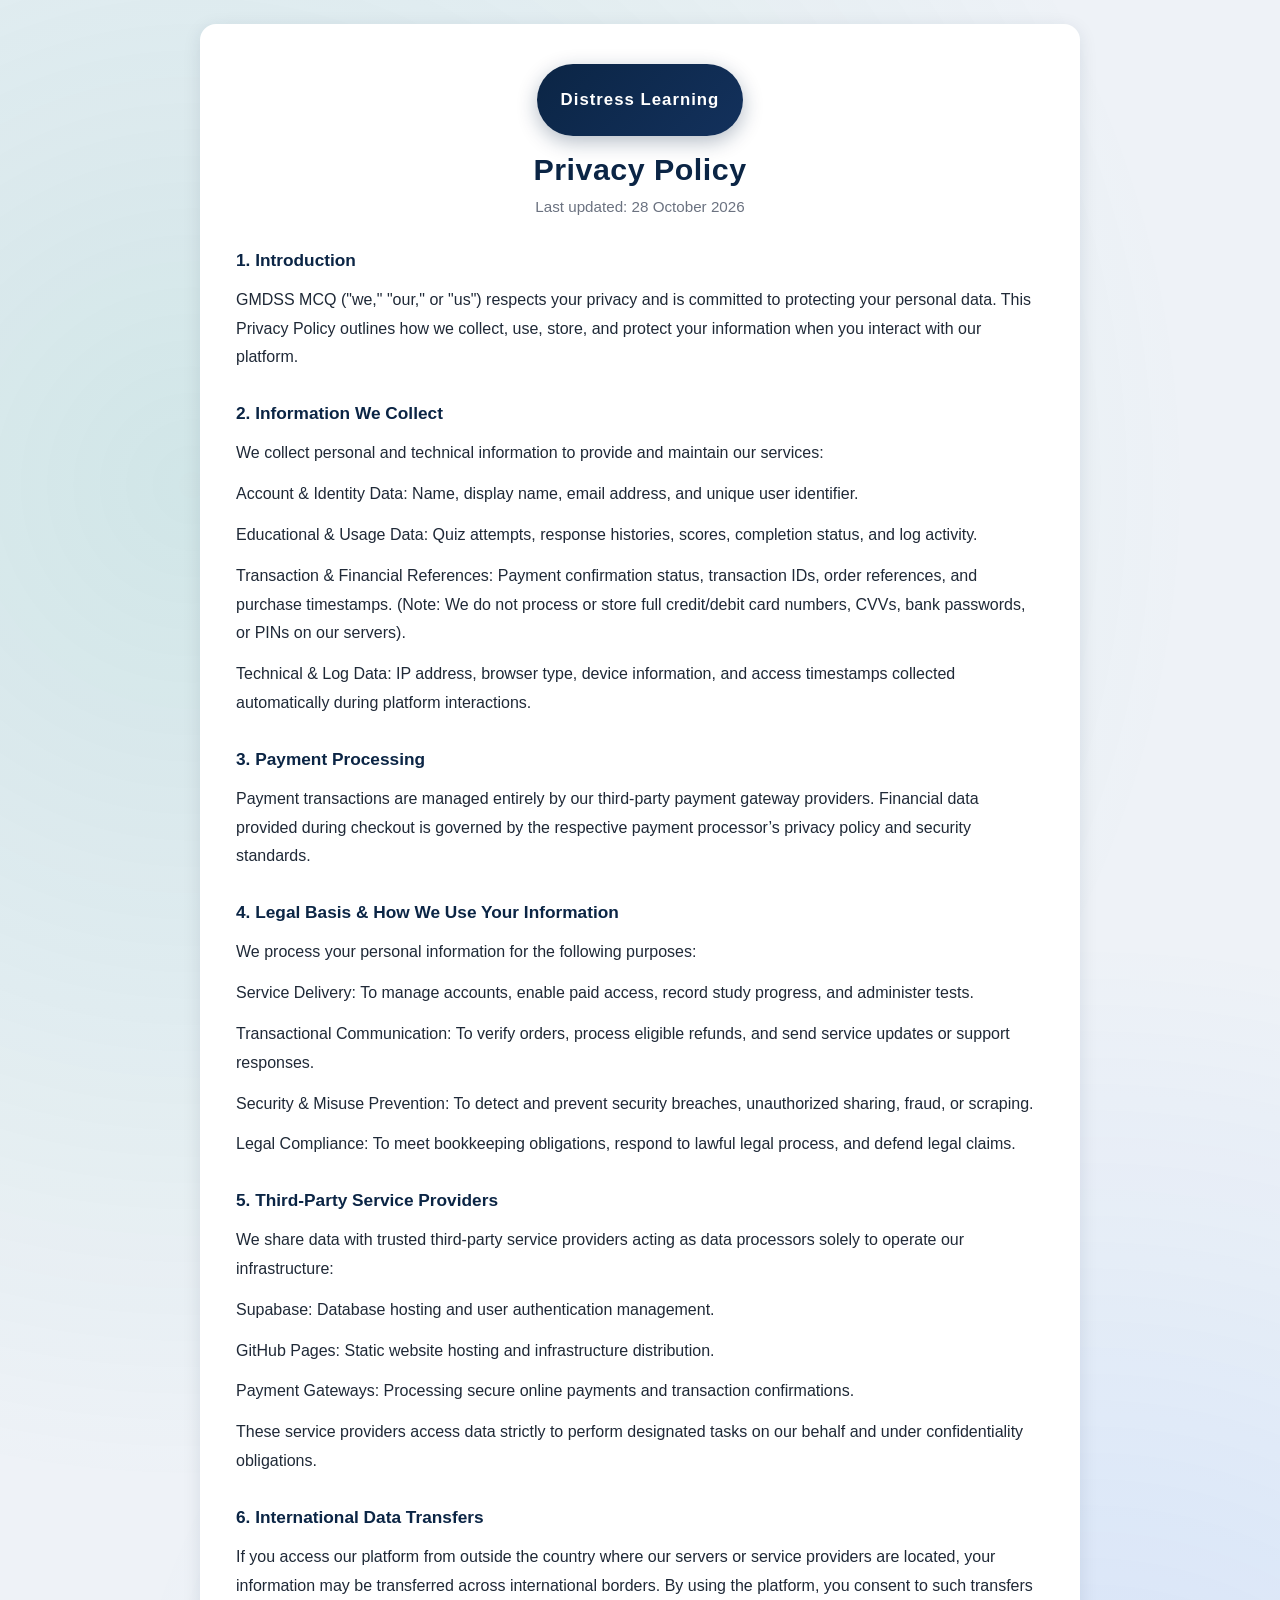
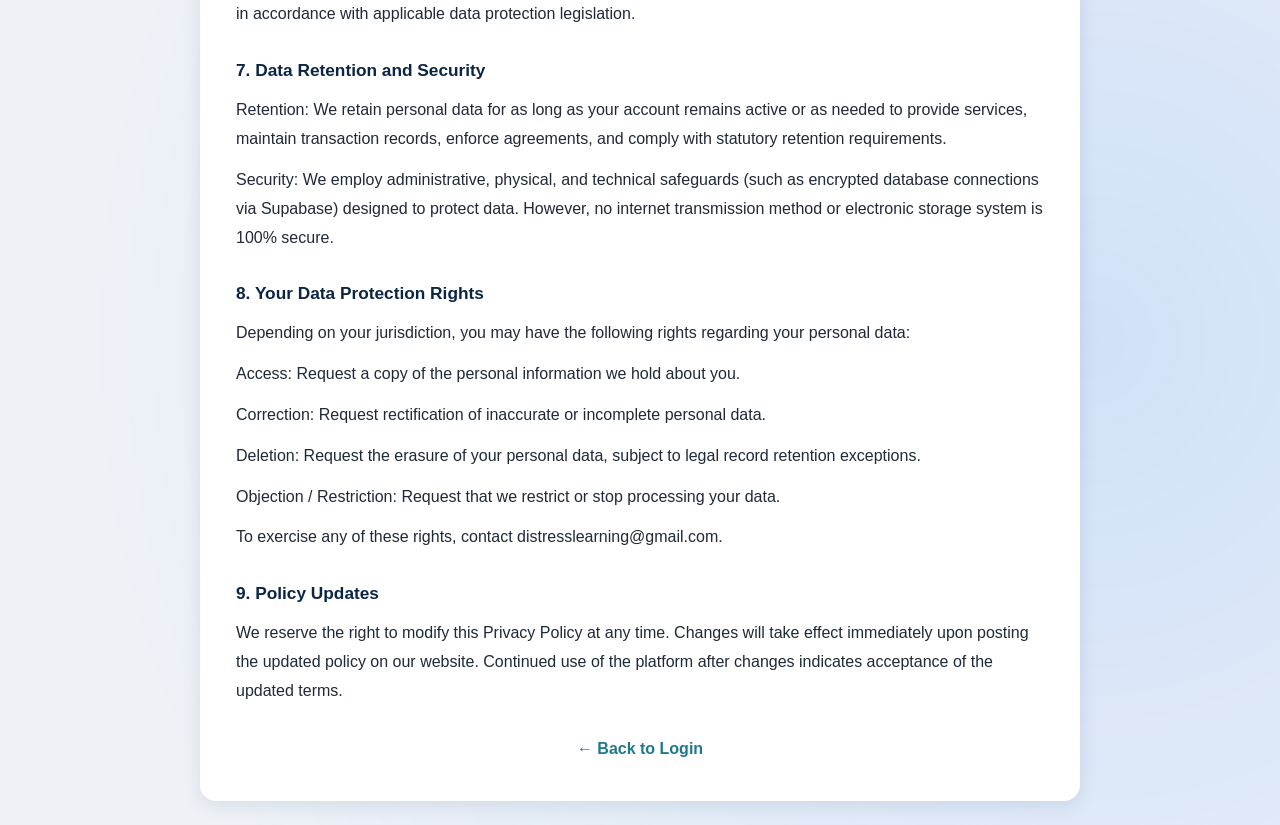
<file: privacy-policy.html>
<!DOCTYPE html>
<html lang="en">
<head>
  <meta charset="UTF-8" />
  <meta name="viewport" content="width=device-width, initial-scale=1.0" />
  <title>Privacy Policy - GMDSS MCQ</title>
  <link rel="stylesheet" href="style.css" />
</head>
<body>
  <div class="page-wrapper">
    <div class="home-card policy-card">
      <div class="brand-logo">Distress Learning</div>
      <h1 class="main-title">Privacy Policy</h1>
      <p class="subtitle">Last updated: 28 October 2026</p>

      <div class="policy-content">
        <h2>1. Introduction</h2>
        <p>GMDSS MCQ ("we," "our," or "us") respects your privacy and is committed to protecting your personal data. This Privacy Policy outlines how we collect, use, store, and protect your information when you interact with our platform.</p>

        <h2>2. Information We Collect</h2>
        <p>We collect personal and technical information to provide and maintain our services:</p>
        <p>Account &amp; Identity Data: Name, display name, email address, and unique user identifier.</p>
        <p>Educational &amp; Usage Data: Quiz attempts, response histories, scores, completion status, and log activity.</p>
        <p>Transaction &amp; Financial References: Payment confirmation status, transaction IDs, order references, and purchase timestamps. (Note: We do not process or store full credit/debit card numbers, CVVs, bank passwords, or PINs on our servers).</p>
        <p>Technical &amp; Log Data: IP address, browser type, device information, and access timestamps collected automatically during platform interactions.</p>

        <h2>3. Payment Processing</h2>
        <p>Payment transactions are managed entirely by our third-party payment gateway providers. Financial data provided during checkout is governed by the respective payment processor’s privacy policy and security standards.</p>

        <h2>4. Legal Basis &amp; How We Use Your Information</h2>
        <p>We process your personal information for the following purposes:</p>
        <p>Service Delivery: To manage accounts, enable paid access, record study progress, and administer tests.</p>
        <p>Transactional Communication: To verify orders, process eligible refunds, and send service updates or support responses.</p>
        <p>Security &amp; Misuse Prevention: To detect and prevent security breaches, unauthorized sharing, fraud, or scraping.</p>
        <p>Legal Compliance: To meet bookkeeping obligations, respond to lawful legal process, and defend legal claims.</p>

        <h2>5. Third-Party Service Providers</h2>
        <p>We share data with trusted third-party service providers acting as data processors solely to operate our infrastructure:</p>
        <p>Supabase: Database hosting and user authentication management.</p>
        <p>GitHub Pages: Static website hosting and infrastructure distribution.</p>
        <p>Payment Gateways: Processing secure online payments and transaction confirmations.</p>
        <p>These service providers access data strictly to perform designated tasks on our behalf and under confidentiality obligations.</p>

        <h2>6. International Data Transfers</h2>
        <p>If you access our platform from outside the country where our servers or service providers are located, your information may be transferred across international borders. By using the platform, you consent to such transfers in accordance with applicable data protection legislation.</p>

        <h2>7. Data Retention and Security</h2>
        <p>Retention: We retain personal data for as long as your account remains active or as needed to provide services, maintain transaction records, enforce agreements, and comply with statutory retention requirements.</p>
        <p>Security: We employ administrative, physical, and technical safeguards (such as encrypted database connections via Supabase) designed to protect data. However, no internet transmission method or electronic storage system is 100% secure.</p>

        <h2>8. Your Data Protection Rights</h2>
        <p>Depending on your jurisdiction, you may have the following rights regarding your personal data:</p>
        <p>Access: Request a copy of the personal information we hold about you.</p>
        <p>Correction: Request rectification of inaccurate or incomplete personal data.</p>
        <p>Deletion: Request the erasure of your personal data, subject to legal record retention exceptions.</p>
        <p>Objection / Restriction: Request that we restrict or stop processing your data.</p>
        <p>To exercise any of these rights, contact distresslearning@gmail.com.</p>

        <h2>9. Policy Updates</h2>
        <p>We reserve the right to modify this Privacy Policy at any time. Changes will take effect immediately upon posting the updated policy on our website. Continued use of the platform after changes indicates acceptance of the updated terms.</p>
      </div>

      <p class="policy-back"><a href="login.html">&larr; Back to Login</a></p>
    </div>
  </div>
</body>
</html>
</file>
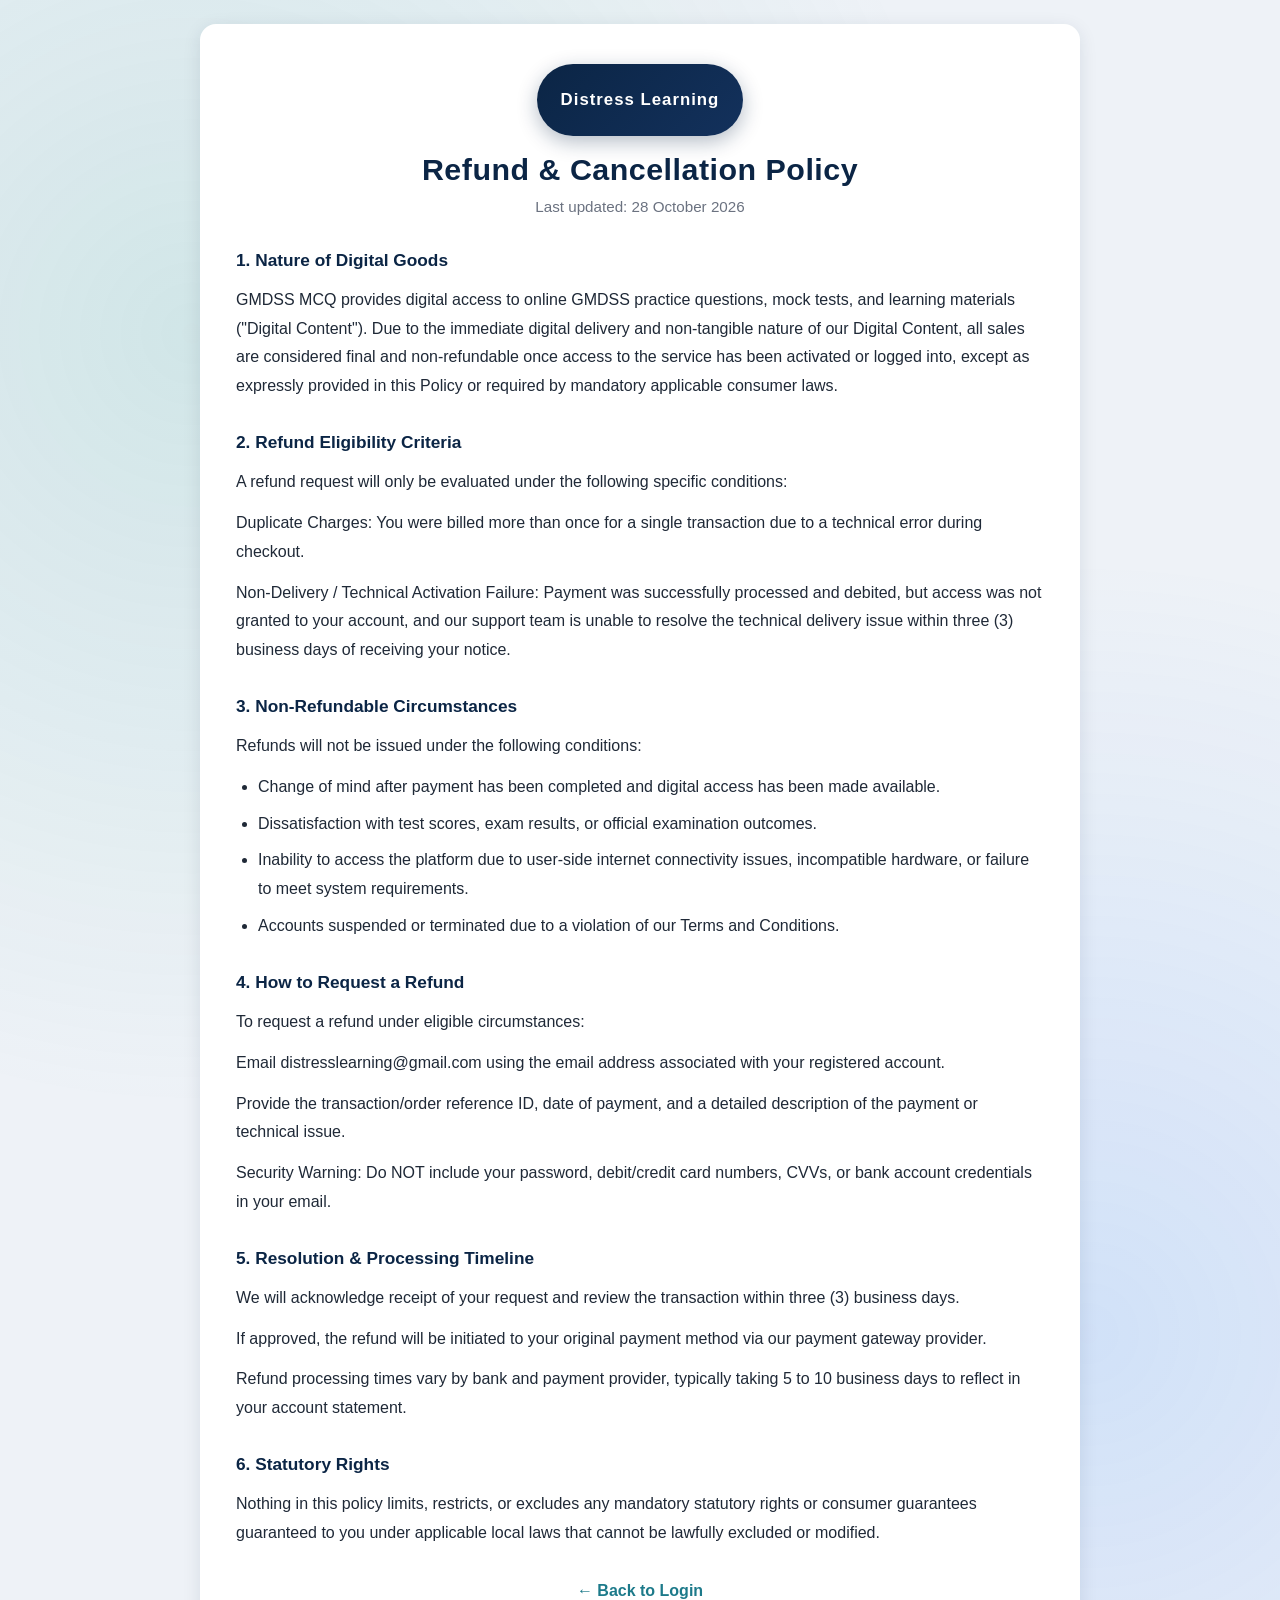
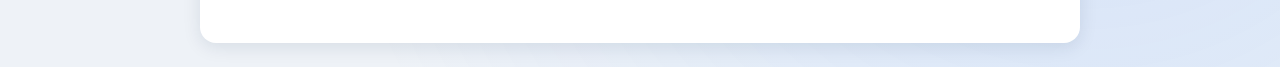
<file: refund-policy.html>
<!DOCTYPE html>
<html lang="en">
<head>
  <meta charset="UTF-8" />
  <meta name="viewport" content="width=device-width, initial-scale=1.0" />
  <title>Refund &amp; Cancellation Policy - GMDSS MCQ</title>
  <link rel="stylesheet" href="style.css" />
</head>
<body>
  <div class="page-wrapper">
    <div class="home-card policy-card">
      <div class="brand-logo">Distress Learning</div>
      <h1 class="main-title">Refund &amp; Cancellation Policy</h1>
      <p class="subtitle">Last updated: 28 October 2026</p>

      <div class="policy-content">
        <h2>1. Nature of Digital Goods</h2>
        <p>GMDSS MCQ provides digital access to online GMDSS practice questions, mock tests, and learning materials ("Digital Content"). Due to the immediate digital delivery and non-tangible nature of our Digital Content, all sales are considered final and non-refundable once access to the service has been activated or logged into, except as expressly provided in this Policy or required by mandatory applicable consumer laws.</p>

        <h2>2. Refund Eligibility Criteria</h2>
        <p>A refund request will only be evaluated under the following specific conditions:</p>
        <p>Duplicate Charges: You were billed more than once for a single transaction due to a technical error during checkout.</p>
        <p>Non-Delivery / Technical Activation Failure: Payment was successfully processed and debited, but access was not granted to your account, and our support team is unable to resolve the technical delivery issue within three (3) business days of receiving your notice.</p>

        <h2>3. Non-Refundable Circumstances</h2>
        <p>Refunds will not be issued under the following conditions:</p>
        <ul>
          <li>Change of mind after payment has been completed and digital access has been made available.</li>
          <li>Dissatisfaction with test scores, exam results, or official examination outcomes.</li>
          <li>Inability to access the platform due to user-side internet connectivity issues, incompatible hardware, or failure to meet system requirements.</li>
          <li>Accounts suspended or terminated due to a violation of our Terms and Conditions.</li>
        </ul>

        <h2>4. How to Request a Refund</h2>
        <p>To request a refund under eligible circumstances:</p>
        <p>Email distresslearning@gmail.com using the email address associated with your registered account.</p>
        <p>Provide the transaction/order reference ID, date of payment, and a detailed description of the payment or technical issue.</p>
        <p>Security Warning: Do NOT include your password, debit/credit card numbers, CVVs, or bank account credentials in your email.</p>

        <h2>5. Resolution &amp; Processing Timeline</h2>
        <p>We will acknowledge receipt of your request and review the transaction within three (3) business days.</p>
        <p>If approved, the refund will be initiated to your original payment method via our payment gateway provider.</p>
        <p>Refund processing times vary by bank and payment provider, typically taking 5 to 10 business days to reflect in your account statement.</p>

        <h2>6. Statutory Rights</h2>
        <p>Nothing in this policy limits, restricts, or excludes any mandatory statutory rights or consumer guarantees guaranteed to you under applicable local laws that cannot be lawfully excluded or modified.</p>
      </div>

      <p class="policy-back"><a href="login.html">&larr; Back to Login</a></p>
    </div>
  </div>
</body>
</html>
</file>
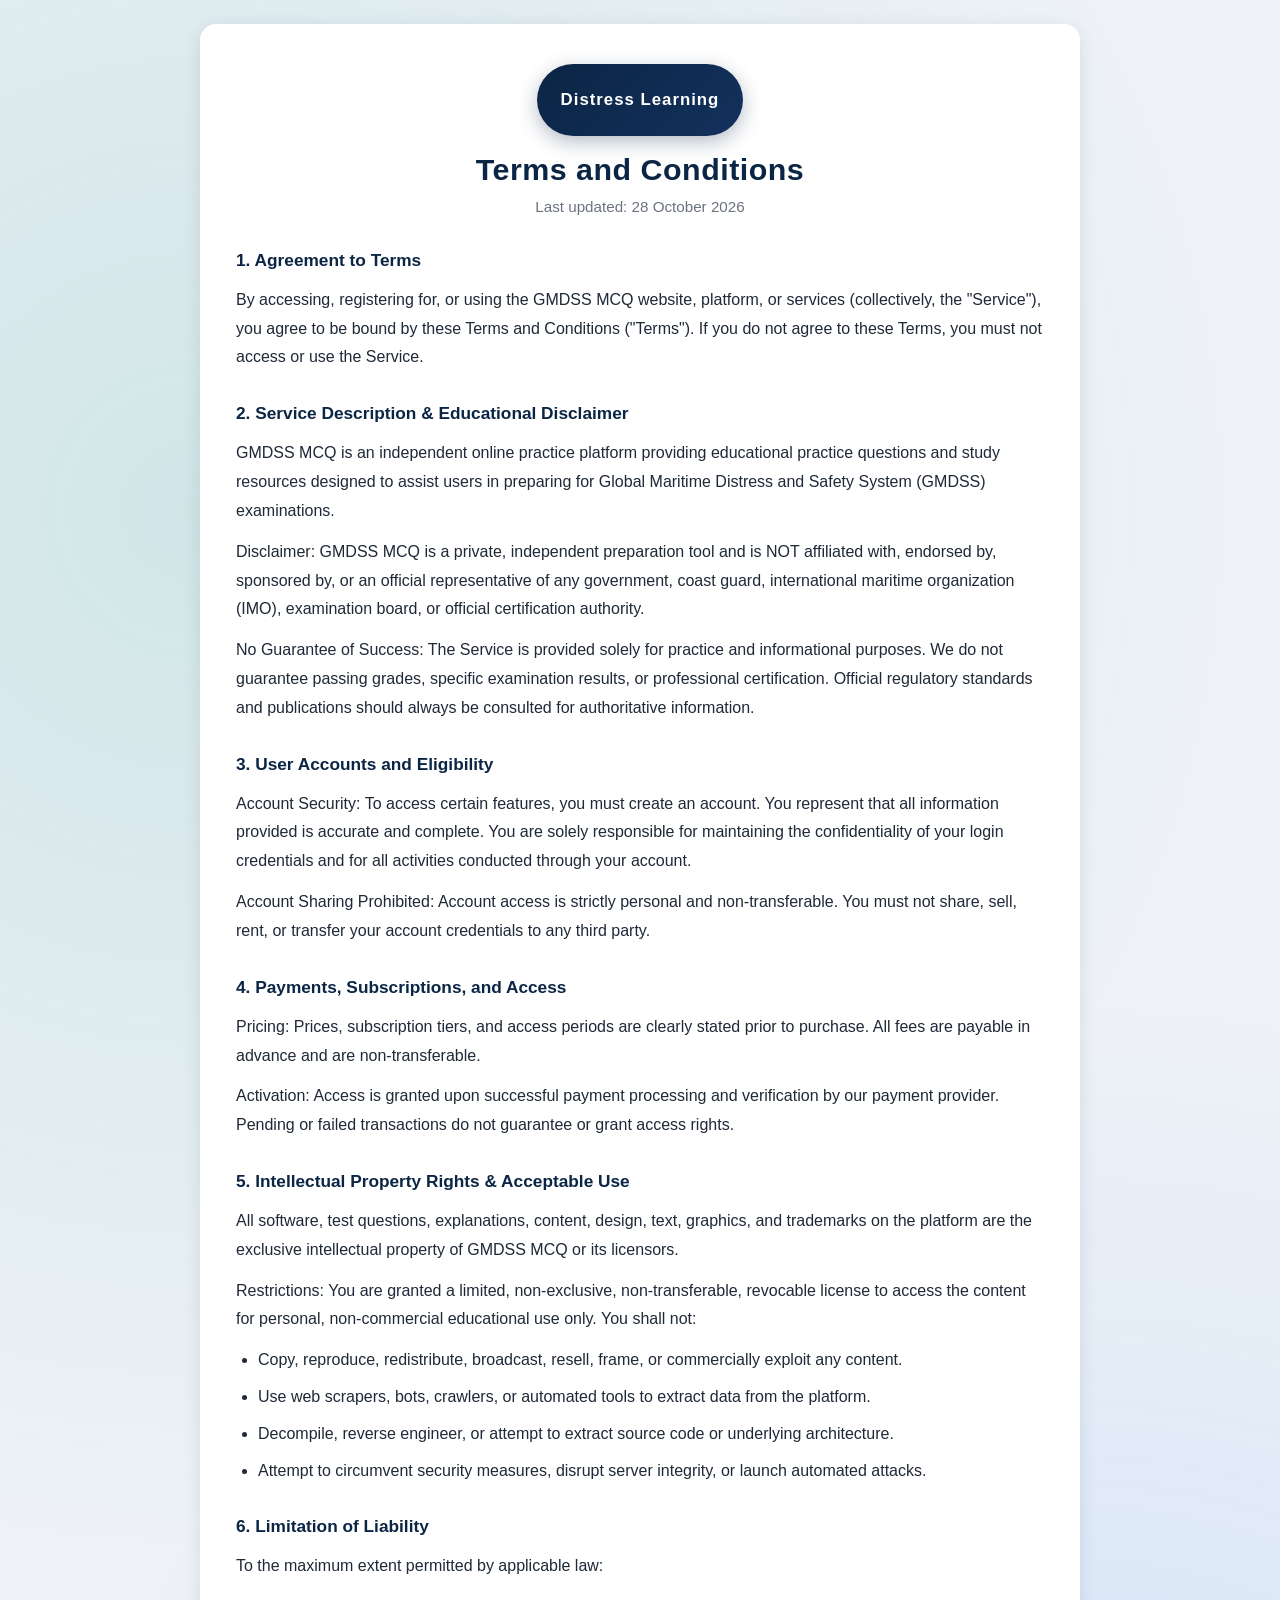
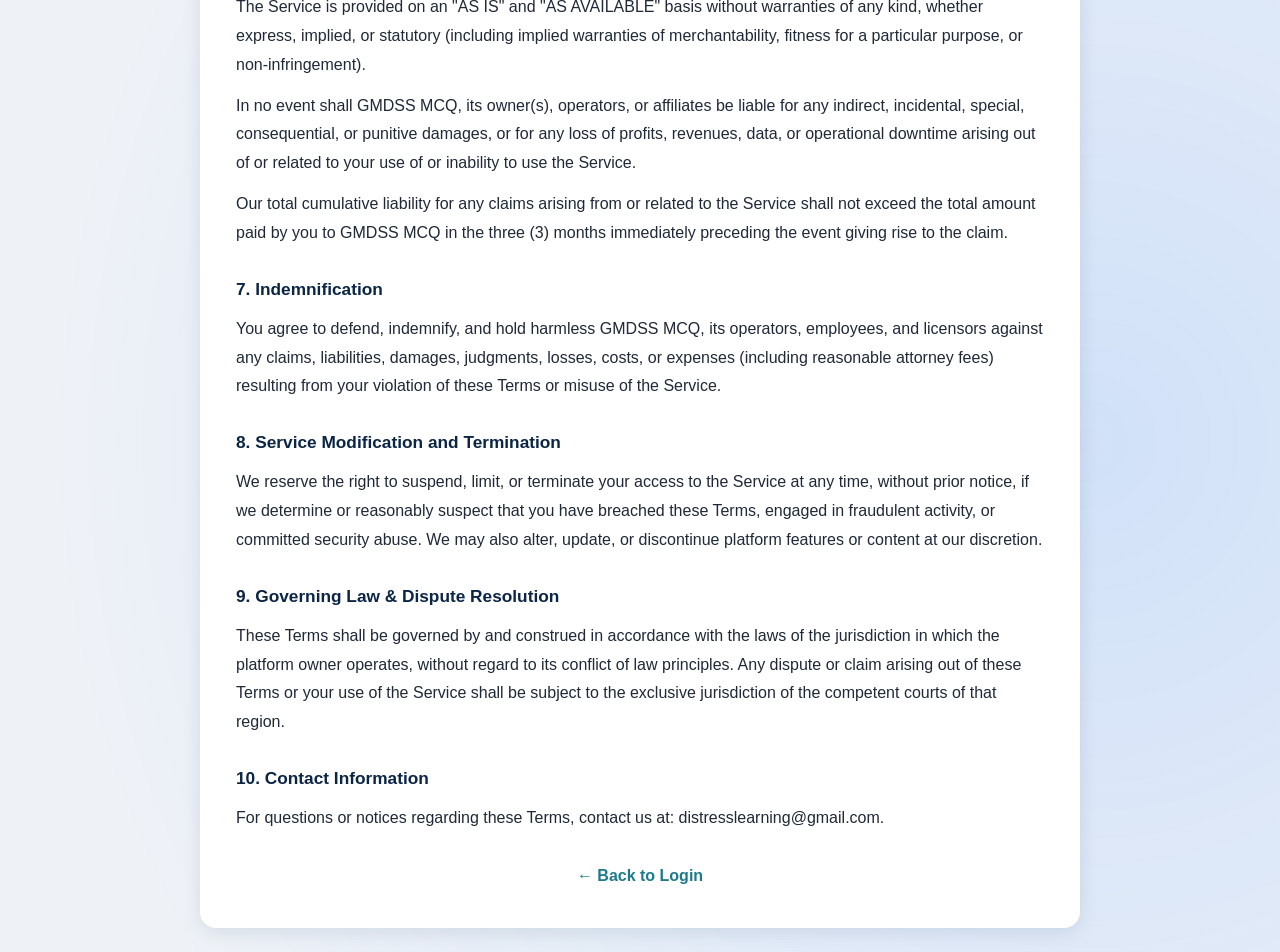
<file: terms.html>
<!DOCTYPE html>
<html lang="en">
<head>
  <meta charset="UTF-8" />
  <meta name="viewport" content="width=device-width, initial-scale=1.0" />
  <title>Terms & Conditions - GMDSS MCQ</title>
  <link rel="stylesheet" href="style.css" />
</head>
<body>
  <div class="page-wrapper">
    <div class="home-card policy-card">
      <div class="brand-logo">Distress Learning</div>
      <h1 class="main-title">Terms and Conditions</h1>
      <p class="subtitle">Last updated: 28 October 2026</p>

      <div class="policy-content">
        <h2>1. Agreement to Terms</h2>
        <p>By accessing, registering for, or using the GMDSS MCQ website, platform, or services (collectively, the "Service"), you agree to be bound by these Terms and Conditions ("Terms"). If you do not agree to these Terms, you must not access or use the Service.</p>

        <h2>2. Service Description &amp; Educational Disclaimer</h2>
        <p>GMDSS MCQ is an independent online practice platform providing educational practice questions and study resources designed to assist users in preparing for Global Maritime Distress and Safety System (GMDSS) examinations.</p>
        <p>Disclaimer: GMDSS MCQ is a private, independent preparation tool and is NOT affiliated with, endorsed by, sponsored by, or an official representative of any government, coast guard, international maritime organization (IMO), examination board, or official certification authority.</p>
        <p>No Guarantee of Success: The Service is provided solely for practice and informational purposes. We do not guarantee passing grades, specific examination results, or professional certification. Official regulatory standards and publications should always be consulted for authoritative information.</p>

        <h2>3. User Accounts and Eligibility</h2>
        <p>Account Security: To access certain features, you must create an account. You represent that all information provided is accurate and complete. You are solely responsible for maintaining the confidentiality of your login credentials and for all activities conducted through your account.</p>
        <p>Account Sharing Prohibited: Account access is strictly personal and non-transferable. You must not share, sell, rent, or transfer your account credentials to any third party.</p>

        <h2>4. Payments, Subscriptions, and Access</h2>
        <p>Pricing: Prices, subscription tiers, and access periods are clearly stated prior to purchase. All fees are payable in advance and are non-transferable.</p>
        <p>Activation: Access is granted upon successful payment processing and verification by our payment provider. Pending or failed transactions do not guarantee or grant access rights.</p>

        <h2>5. Intellectual Property Rights &amp; Acceptable Use</h2>
        <p>All software, test questions, explanations, content, design, text, graphics, and trademarks on the platform are the exclusive intellectual property of GMDSS MCQ or its licensors.</p>
        <p>Restrictions: You are granted a limited, non-exclusive, non-transferable, revocable license to access the content for personal, non-commercial educational use only. You shall not:</p>
        <ul>
          <li>Copy, reproduce, redistribute, broadcast, resell, frame, or commercially exploit any content.</li>
          <li>Use web scrapers, bots, crawlers, or automated tools to extract data from the platform.</li>
          <li>Decompile, reverse engineer, or attempt to extract source code or underlying architecture.</li>
          <li>Attempt to circumvent security measures, disrupt server integrity, or launch automated attacks.</li>
        </ul>

        <h2>6. Limitation of Liability</h2>
        <p>To the maximum extent permitted by applicable law:</p>
        <p>The Service is provided on an "AS IS" and "AS AVAILABLE" basis without warranties of any kind, whether express, implied, or statutory (including implied warranties of merchantability, fitness for a particular purpose, or non-infringement).</p>
        <p>In no event shall GMDSS MCQ, its owner(s), operators, or affiliates be liable for any indirect, incidental, special, consequential, or punitive damages, or for any loss of profits, revenues, data, or operational downtime arising out of or related to your use of or inability to use the Service.</p>
        <p>Our total cumulative liability for any claims arising from or related to the Service shall not exceed the total amount paid by you to GMDSS MCQ in the three (3) months immediately preceding the event giving rise to the claim.</p>

        <h2>7. Indemnification</h2>
        <p>You agree to defend, indemnify, and hold harmless GMDSS MCQ, its operators, employees, and licensors against any claims, liabilities, damages, judgments, losses, costs, or expenses (including reasonable attorney fees) resulting from your violation of these Terms or misuse of the Service.</p>

        <h2>8. Service Modification and Termination</h2>
        <p>We reserve the right to suspend, limit, or terminate your access to the Service at any time, without prior notice, if we determine or reasonably suspect that you have breached these Terms, engaged in fraudulent activity, or committed security abuse. We may also alter, update, or discontinue platform features or content at our discretion.</p>

        <h2>9. Governing Law &amp; Dispute Resolution</h2>
        <p>These Terms shall be governed by and construed in accordance with the laws of the jurisdiction in which the platform owner operates, without regard to its conflict of law principles. Any dispute or claim arising out of these Terms or your use of the Service shall be subject to the exclusive jurisdiction of the competent courts of that region.</p>

        <h2>10. Contact Information</h2>
        <p>For questions or notices regarding these Terms, contact us at: distresslearning@gmail.com.</p>
      </div>

      <p class="policy-back"><a href="login.html">&larr; Back to Login</a></p>
    </div>
  </div>
</body>
</html>
</file>
<file: style.css>
/* ======================================================
   GMDSS MCQ TEST PLATFORM - style.css
   ====================================================== */

:root {
  --navy: #0b2545;
  --navy-dark: #061a33;
  --navy-light: #13315c;
  --accent: #1d7a8a;
  --accent-light: #2a9d8f;
  --blue: #2b7fff;
  --red: #d64545;
  --red-dark: #b03434;
  --green: #2e9e5b;
  --green-dark: #1e7d46;
  --orange: #e8912d;
  --bg: #eef2f7;
  --card: #ffffff;
  --text: #1f2937;
  --text-muted: #6b7280;
  --border: #d8dee8;
  --white: #ffffff;
  --radius: 12px;
  --shadow: 0 4px 18px rgba(11, 37, 69, 0.10);
}

* {
  margin: 0;
  padding: 0;
  box-sizing: border-box;
}

html,
body {
  font-size: 16px;
  overflow-x: hidden;
  -webkit-text-size-adjust: 100%;
  -webkit-tap-highlight-color: transparent;
}

body {
  font-family: "Segoe UI", Tahoma, Geneva, Verdana, sans-serif;
  background: var(--bg);
  color: var(--text);
  line-height: 1.6;
  min-height: 100vh;
}

/* ==================== HOME PAGE ==================== */

.page-wrapper {
  min-height: 100vh;
  display: flex;
  align-items: center;
  justify-content: center;
  padding: 24px;
  background:
    radial-gradient(circle at 15% 20%, rgba(42, 157, 143, 0.15), transparent 45%),
    radial-gradient(circle at 85% 80%, rgba(43, 127, 255, 0.15), transparent 45%),
    var(--bg);
}

.home-card {
  background: var(--card);
  border-radius: 16px;
  box-shadow: var(--shadow);
  padding: 40px 36px;
  width: 100%;
  max-width: 480px;
}

.policy-card {
  max-width: 880px;
  text-align: left;
}

.policy-content {
  margin-top: 24px;
  text-align: left;
  color: var(--text);
  line-height: 1.8;
}

.policy-content .main-title {
  text-align: center;
}

.policy-content .subtitle {
  text-align: center;
}

.policy-content h2 {
  font-size: 1.08rem;
  font-weight: 700;
  color: var(--navy);
  margin: 26px 0 10px;
}

.policy-content h2:first-child {
  margin-top: 0;
}

.policy-content p {
  margin-bottom: 12px;
  color: var(--text);
}

.policy-content ul {
  margin: 0 0 18px 22px;
  padding: 0;
}

.policy-content li {
  margin-bottom: 8px;
}

.policy-back {
  margin-top: 30px;
  text-align: center;
}

.policy-back a {
  color: var(--accent);
  text-decoration: none;
  font-weight: 600;
}

.policy-back a:hover {
  text-decoration: underline;
}

.policy-agree {
  display: flex;
  align-items: flex-start;
  gap: 10px;
  text-align: left;
  margin: 16px 0 18px;
  font-size: 0.95rem;
  line-height: 1.6;
  color: var(--text);
}

.policy-agree input {
  width: 18px;
  height: 18px;
  margin-top: 3px;
  flex: 0 0 auto;
}

.policy-agree a {
  color: var(--accent);
  text-decoration: none;
  font-weight: 600;
}

.policy-agree a:hover {
  text-decoration: underline;
}

.auth-policy-footer {
  margin-top: 18px;
  text-align: center;
  font-size: 0.9rem;
  color: var(--text-muted);
}

.auth-policy-footer a {
  color: var(--accent);
  text-decoration: none;
  font-weight: 600;
}

.auth-policy-footer a:hover {
  text-decoration: underline;
}

.policy-sep {
  margin: 0 6px;
  color: var(--text-muted);
}

.brand-logo {
  width: fit-content;
  min-width: 72px;
  height: 72px;
  margin: 0 auto 14px;
  padding: 0 24px;
  background: linear-gradient(135deg, var(--navy), var(--navy-light));
  border-radius: 999px;
  display: flex;
  align-items: center;
  justify-content: center;
  color: var(--white);
  font-size: 1.05rem;
  font-weight: 800;
  letter-spacing: 1px;
  white-space: nowrap;
  box-shadow: 0 6px 20px rgba(11, 37, 69, 0.3);
}

.main-title {
  font-size: 1.9rem;
  color: var(--navy);
  text-align: center;
  letter-spacing: 0.5px;
  line-height: 1.25;
  word-break: break-word;
}

.page-wrapper .subtitle {
  color: var(--text-muted);
  text-align: center;
  margin: 8px 0 26px;
  font-size: 0.95rem;
  line-height: 1.5;
}

.pay-panel {
  margin-bottom: 18px;
  padding: 18px;
  border: 1.5px solid var(--border);
  border-radius: 12px;
  background: #f8fafc;
  text-align: center;
}

.pay-panel .pay-title {
  font-size: 1.1rem;
  font-weight: 700;
  color: var(--navy);
  margin-bottom: 6px;
}

.pay-panel .pay-copy {
  font-size: 0.92rem;
  color: var(--text-muted);
  margin-bottom: 14px;
}

#start-form[hidden],
#pay-panel[hidden],
#access-loading[hidden],
#access-note[hidden],
#pay-message[hidden] {
  display: none !important;
}

.field-group {
  margin-bottom: 18px;
}

.field-group label {
  display: block;
  font-weight: 600;
  color: var(--navy);
  margin-bottom: 6px;
  font-size: 0.92rem;
}

.field-group input,
.field-group select,
.field-group textarea {
  width: 100%;
  padding: 12px 14px;
  border: 1.5px solid var(--border);
  border-radius: 8px;
  font-size: 1rem;
  color: var(--text);
  background: var(--white);
  transition: border-color 0.15s ease, box-shadow 0.15s ease;
  font-family: inherit;
}

.field-group textarea {
  resize: vertical;
  min-height: 52px;
}

.field-group input:focus,
.field-group select:focus,
.field-group textarea:focus {
  outline: none;
  border-color: var(--blue);
  box-shadow: 0 0 0 3px rgba(43, 127, 255, 0.15);
}

.field-group input.input-error,
.field-group textarea.input-error {
  border-color: var(--red);
}

/* Password field with show/hide toggle (login page) */

.password-wrap {
  position: relative;
}

.password-wrap input {
  padding-right: 66px;
}

.password-toggle {
  position: absolute;
  top: 50%;
  right: 8px;
  transform: translateY(-50%);
  border: none;
  background: transparent;
  color: var(--blue);
  font-size: 0.82rem;
  font-weight: 600;
  font-family: inherit;
  cursor: pointer;
  padding: 4px 8px;
  border-radius: 6px;
  line-height: 1.2;
}

.password-toggle:hover {
  text-decoration: underline;
}

.password-toggle:focus-visible {
  outline: 2px solid var(--blue);
  outline-offset: 1px;
  text-decoration: none;
}

.form-error {
  color: var(--red);
  font-size: 0.85rem;
  margin-top: 6px;
  font-weight: 500;
  min-height: 1.2em;
}

.small-note {
  margin-top: 22px;
  border-top: 1px solid var(--border);
  padding-top: 16px;
  color: var(--text-muted);
  font-size: 0.88rem;
  text-align: center;
  line-height: 1.5;
}

/* ==================== AUTH PAGES ==================== */

.auth-card {
  max-width: 520px;
}

.checkbox-row {
  display: flex;
  align-items: center;
  gap: 10px;
  margin-bottom: 18px;
}

.checkbox-row input[type="checkbox"] {
  width: 18px;
  height: 18px;
  accent-color: var(--navy);
  cursor: pointer;
  flex-shrink: 0;
}

.checkbox-row label {
  margin: 0;
  font-size: 0.92rem;
  color: var(--text);
  cursor: pointer;
}

.form-success {
  color: var(--green-dark);
  font-size: 0.9rem;
  font-weight: 500;
  margin-top: 6px;
  min-height: 1.2em;
  line-height: 1.5;
}

.auth-forgot {
  text-align: right;
  margin: -8px 0 16px;
  font-size: 0.88rem;
}

.auth-forgot a {
  color: var(--blue);
  font-weight: 600;
  text-decoration: none;
}

.auth-forgot a:hover {
  text-decoration: underline;
}

.auth-switch {
  text-align: center;
  margin-top: 20px;
  font-size: 0.92rem;
  color: var(--text-muted);
}

.auth-switch a {
  color: var(--blue);
  font-weight: 600;
  text-decoration: none;
}

.auth-switch a:hover {
  text-decoration: underline;
}

/* ==================== BUTTONS ==================== */

.btn {
  display: inline-flex;
  align-items: center;
  justify-content: center;
  gap: 8px;
  padding: 12px 22px;
  border: none;
  border-radius: 8px;
  font-size: 1rem;
  font-weight: 600;
  cursor: pointer;
  transition: background 0.15s ease, transform 0.08s ease, opacity 0.15s ease;
  font-family: inherit;
  min-height: 46px;
  min-width: 44px;
  text-decoration: none;
  touch-action: manipulation;
  -webkit-user-select: none;
  user-select: none;
}

.btn:active {
  transform: scale(0.98);
}

.btn-primary {
  background: var(--navy);
  color: var(--white);
}

.btn-primary:hover {
  background: var(--navy-light);
}

.btn-outline {
  background: var(--white);
  color: var(--navy);
  border: 1.5px solid var(--border);
}

.btn-outline:hover {
  background: #f4f6fa;
}

.btn-danger {
  background: var(--red);
  color: var(--white);
}

.btn-danger:hover {
  background: var(--red-dark);
}

.btn-logout {
  background: rgba(255, 255, 255, 0.12);
  color: var(--white);
  border: 1.5px solid rgba(255, 255, 255, 0.55);
  padding: 8px 16px;
  min-height: 40px;
  font-size: 0.9rem;
  white-space: nowrap;
}

.btn-logout:hover {
  background: rgba(255, 255, 255, 0.25);
}

.btn-block {
  width: 100%;
}

.btn-lg {
  width: 100%;
  padding: 14px;
  font-size: 1.05rem;
}

/* ==================== TEST PAGE ==================== */

.test-header {
  background: linear-gradient(90deg, var(--navy), var(--navy-light));
  color: var(--white);
  padding: 12px 20px;
  padding-top: calc(12px + env(safe-area-inset-top));
  padding-left: calc(20px + env(safe-area-inset-left));
  padding-right: calc(20px + env(safe-area-inset-right));
  display: flex;
  align-items: center;
  justify-content: space-between;
  gap: 14px;
  position: sticky;
  top: 0;
  z-index: 50;
  flex-wrap: wrap;
}

.header-left {
  display: flex;
  align-items: center;
  gap: 14px;
  flex-wrap: wrap;
  font-size: 0.92rem;
  min-width: 0;
  flex: 1 1 auto;
}

.candidate-name-header {
  font-weight: 700;
  min-width: 0;
  overflow-wrap: anywhere;
  word-break: break-word;
}

.test-set-header {
  background: rgba(255, 255, 255, 0.15);
  padding: 3px 10px;
  border-radius: 20px;
  font-size: 0.82rem;
  white-space: nowrap;
}

.timer-box {
  background: var(--red);
  font-family: "Consolas", "Courier New", monospace;
  font-size: 1.4rem;
  font-weight: 700;
  padding: 6px 16px;
  border-radius: 8px;
  letter-spacing: 1px;
  box-shadow: 0 0 0 3px rgba(255, 255, 255, 0.18);
  white-space: nowrap;
  flex-shrink: 0;
}

.timer-box.low {
  animation: pulse 1s infinite;
}

.header-right {
  display: flex;
  align-items: center;
  gap: 10px;
  flex-shrink: 0;
  flex-wrap: wrap;
}

@keyframes pulse {
  0%, 100% { opacity: 1; }
  50% { opacity: 0.6; }
}

.test-scroll {
  max-width: 860px;
  margin: 20px auto;
  padding: 0 20px 40px;
}

.scroll-note {
  color: var(--text-muted);
  text-align: center;
  font-size: 0.92rem;
  margin-bottom: 20px;
}

.questions-list {
  display: flex;
  flex-direction: column;
  gap: 22px;
}

.question-card {
  background: var(--card);
  border-radius: var(--radius);
  box-shadow: var(--shadow);
  padding: 24px 26px;
  border-top: 4px solid var(--navy);
}

.qnum {
  display: inline-block;
  font-weight: 800;
  font-size: 0.9rem;
  color: var(--navy);
  background: rgba(11, 37, 69, 0.07);
  padding: 5px 14px;
  border-radius: 20px;
  letter-spacing: 0.4px;
  margin-bottom: 14px;
}

.question-text {
  font-size: 1.2rem;
  font-weight: 500;
  line-height: 1.55;
  margin-bottom: 20px;
  color: var(--text);
}

.options {
  display: flex;
  flex-direction: column;
  gap: 10px;
}

.option-label {
  display: flex;
  align-items: flex-start;
  gap: 12px;
  width: 100%;
  padding: 14px 16px;
  border: 1.5px solid var(--border);
  border-radius: 10px;
  background: var(--white);
  font-size: 1rem;
  line-height: 1.45;
  cursor: pointer;
  transition: border-color 0.15s ease, background 0.15s ease, box-shadow 0.15s ease;
  touch-action: manipulation;
  -webkit-user-select: none;
  user-select: none;
}

.option-label:hover {
  border-color: var(--blue);
  background: #f7faff;
}

.option-label.selected {
  border-color: var(--blue);
  background: rgba(43, 127, 255, 0.08);
  box-shadow: inset 0 0 0 1px var(--blue);
  font-weight: 600;
}

.option-radio {
  position: absolute;
  opacity: 0;
  width: 0;
  height: 0;
  pointer-events: none;
}

.option-letter {
  display: inline-flex;
  align-items: center;
  justify-content: center;
  width: 30px;
  height: 30px;
  border-radius: 50%;
  background: var(--navy);
  color: var(--white);
  font-weight: 700;
  font-size: 0.9rem;
  flex-shrink: 0;
}

.option-label:hover .option-letter,
.option-label.selected .option-letter {
  background: var(--blue);
}

.option-text {
  min-width: 0;
  overflow-wrap: anywhere;
  word-break: break-word;
}

.submit-area {
  margin-top: 26px;
  display: flex;
  flex-direction: column;
  align-items: center;
  gap: 12px;
}

.submit-area .btn {
  width: 100%;
  max-width: 480px;
  min-height: 56px;
  font-size: 1.15rem;
  padding: 16px 24px;
}

.submit-area .report-btn {
  min-height: 48px;
  font-size: 0.98rem;
  padding: 12px 22px;
}

/* ==================== MODALS ==================== */

.modal-overlay {
  position: fixed;
  inset: 0;
  background: rgba(6, 26, 51, 0.55);
  display: flex;
  align-items: center;
  justify-content: center;
  padding: 20px;
  z-index: 100;
  backdrop-filter: blur(2px);
}

.modal-overlay.hidden {
  display: none;
}

.modal {
  background: var(--card);
  border-radius: 16px;
  padding: 30px;
  max-width: 420px;
  width: 100%;
  max-height: 85vh;
  overflow-y: auto;
  text-align: center;
  box-shadow: 0 20px 60px rgba(0, 0, 0, 0.3);
}

.modal h3 {
  color: var(--navy);
  font-size: 1.35rem;
  margin-bottom: 12px;
}

.modal p {
  color: var(--text-muted);
  margin-bottom: 20px;
}

.modal-actions {
  display: flex;
  gap: 10px;
  justify-content: center;
  flex-wrap: wrap;
}

.modal-form {
  text-align: left;
}

.modal-form .field-group {
  margin-bottom: 14px;
}

.report-modal .modal-actions {
  margin-top: 4px;
}

/* ==================== RESULT PAGE ==================== */

.result-container {
  max-width: 900px;
  margin: 24px auto;
  padding: 0 20px;
}

.result-title {
  color: var(--navy);
  text-align: center;
  font-size: 1.8rem;
  margin-bottom: 20px;
}

.score-grid {
  display: grid;
  grid-template-columns: repeat(auto-fit, minmax(140px, 1fr));
  gap: 14px;
  margin-bottom: 22px;
}

.score-card {
  background: var(--card);
  border-radius: var(--radius);
  box-shadow: var(--shadow);
  padding: 20px 12px;
  text-align: center;
  border-top: 4px solid var(--navy);
}

.score-card .score-number {
  font-size: 2rem;
  font-weight: 800;
  color: var(--navy);
}

.score-card .score-label {
  font-size: 0.82rem;
  color: var(--text-muted);
  font-weight: 600;
  margin-top: 4px;
  display: block;
}

.score-card.green { border-top-color: var(--green); }
.score-card.green .score-number { color: var(--green-dark); }
.score-card.red { border-top-color: var(--red); }
.score-card.red .score-number { color: var(--red); }
.score-card.orange { border-top-color: var(--orange); }
.score-card.orange .score-number { color: var(--orange); }
.score-card.blue { border-top-color: var(--blue); }
.score-card.blue .score-number { color: var(--blue); }

.result-actions {
  display: flex;
  gap: 12px;
  justify-content: center;
  margin-bottom: 34px;
  flex-wrap: wrap;
}

.review-title {
  color: var(--navy);
  font-size: 1.4rem;
  margin-bottom: 16px;
  border-bottom: 2px solid var(--border);
  padding-bottom: 10px;
}

.review-list {
  display: flex;
  flex-direction: column;
  gap: 18px;
}

.review-card {
  background: var(--card);
  border-radius: var(--radius);
  box-shadow: var(--shadow);
  padding: 20px;
  border-left: 4px solid var(--border);
}

.review-card.correct {
  border-left-color: var(--green);
}

.review-card.wrong {
  border-left-color: var(--red);
}

.review-card.unanswered {
  border-left-color: var(--orange);
}

.review-qnum {
  font-weight: 800;
  color: var(--navy);
  font-size: 0.85rem;
  margin-bottom: 4px;
}

.review-question {
  font-size: 1.02rem;
  margin-bottom: 12px;
  font-weight: 500;
  overflow-wrap: anywhere;
  word-break: break-word;
}

.review-options {
  display: flex;
  flex-direction: column;
  gap: 6px;
}

.review-option {
  padding: 9px 12px;
  border-radius: 8px;
  border: 1px solid var(--border);
  font-size: 0.92rem;
  background: var(--white);
  overflow-wrap: anywhere;
  word-break: break-word;
  line-height: 1.45;
}

.review-option .opt-letter {
  font-weight: 700;
  color: var(--text-muted);
  margin-right: 8px;
  display: inline-block;
}

.review-option.correct-answer {
  border-color: var(--green);
  background: rgba(46, 158, 91, 0.1);
}

.review-option.correct-answer .opt-letter {
  color: var(--green-dark);
}

.review-option.chosen-wrong {
  border-color: var(--red);
  background: rgba(214, 69, 69, 0.1);
}

.review-option.chosen-wrong .opt-letter {
  color: var(--red);
}

.review-option .badge {
  font-size: 0.7rem;
  font-weight: 700;
  padding: 2px 8px;
  border-radius: 12px;
  margin-left: 6px;
  color: var(--white);
}

.badge.correct-b { background: var(--green); }
.badge.wrong-b { background: var(--red); }

.review-verdict {
  display: inline-block;
  margin-top: 12px;
  padding: 4px 14px;
  border-radius: 20px;
  font-weight: 700;
  font-size: 0.8rem;
  color: var(--white);
}

.verdict-correct { background: var(--green); }
.verdict-wrong { background: var(--red); }
.verdict-unanswered { background: var(--orange); }

/* ==================== RESPONSIVE ==================== */

/* ---------- Tablets & small laptops ---------- */
@media (max-width: 900px) {
  .result-container {
    padding: 0 16px;
  }
}

/* ---------- Phones (portrait) onward ---------- */
@media (max-width: 600px) {
  .page-wrapper {
    padding: 16px;
  }

  .test-header {
    padding: 10px 14px;
    gap: 8px;
  }

  .header-left {
    gap: 8px;
    font-size: 0.85rem;
  }

  .timer-box {
    font-size: 1.1rem;
    padding: 5px 12px;
  }

  .header-right {
    gap: 6px;
  }

  .header-right .btn {
    padding: 6px 10px;
    font-size: 0.82rem;
  }

  .test-scroll {
    margin: 12px auto;
    padding: 0 12px 24px;
  }

  .scroll-note {
    font-size: 0.85rem;
    margin-bottom: 14px;
  }

  .questions-list {
    gap: 16px;
  }

  .question-card {
    padding: 18px 16px;
  }

  .qnum {
    font-size: 0.85rem;
    padding: 4px 12px;
    margin-bottom: 12px;
  }

  .question-text {
    font-size: 1.1rem;
    margin-bottom: 16px;
  }

  .options {
    gap: 8px;
  }

  .option-label {
    padding: 13px 12px;
    font-size: 1rem;
  }

  .option-letter {
    width: 30px;
    height: 30px;
    font-size: 0.9rem;
  }

  .home-card {
    padding: 28px 20px;
  }

  .main-title {
    font-size: 1.55rem;
  }

  .home-card .subtitle {
    font-size: 0.92rem;
    margin: 6px 0 22px;
  }

  .field-group input,
  .field-group select,
  .field-group textarea {
    font-size: 16px;
    min-height: 48px;
  }

  .btn {
    min-height: 48px;
    padding: 12px 16px;
  }

  .submit-area .btn {
    min-height: 54px;
    font-size: 1.1rem;
  }

  .result-container {
    margin: 16px auto;
    padding: 0 12px;
  }

  .score-grid {
    grid-template-columns: repeat(2, 1fr);
    gap: 12px;
  }

  .score-card {
    padding: 16px 10px;
  }

  .score-card .score-number {
    font-size: 1.7rem;
  }

  .result-actions {
    flex-direction: column;
    gap: 10px;
  }

  .result-actions .btn {
    width: 100%;
  }

  .review-card {
    padding: 16px 14px;
  }

  .review-question {
    font-size: 1rem;
  }

  .modal-actions {
    flex-direction: column-reverse;
    gap: 8px;
  }

  .modal-actions .btn {
    width: 100%;
  }
}

/* ---------- Small phones (320px) ---------- */
@media (max-width: 360px) {
  .page-wrapper {
    padding: 12px;
  }

  .home-card {
    padding: 24px 16px;
  }

  .main-title {
    font-size: 1.4rem;
  }

  .question-text {
    font-size: 1.05rem;
  }

  .option-label {
    padding: 12px 10px;
    font-size: 0.95rem;
  }

  .score-grid {
    gap: 10px;
  }

  .score-card .score-number {
    font-size: 1.5rem;
  }

  .score-card .score-label {
    font-size: 0.78rem;
  }
}

/* ---------- Landscape phones & short screens ---------- */
@media (orientation: landscape) and (max-height: 500px) {
  .page-wrapper {
    align-items: flex-start;
    padding: 20px;
  }

  .home-card {
    padding: 24px 28px;
    margin: auto 0;
  }

  .test-header {
    padding: 8px 14px;
  }

  .test-scroll {
    margin: 10px auto;
    padding: 0 14px 16px;
  }

  .questions-list {
    gap: 14px;
  }

  .question-card {
    padding: 16px;
  }

  .question-text {
    font-size: 1.05rem;
    margin-bottom: 14px;
  }

  .option-label {
    padding: 10px 12px;
    font-size: 0.95rem;
  }

  .modal {
    max-height: 80vh;
  }
}
</file>
